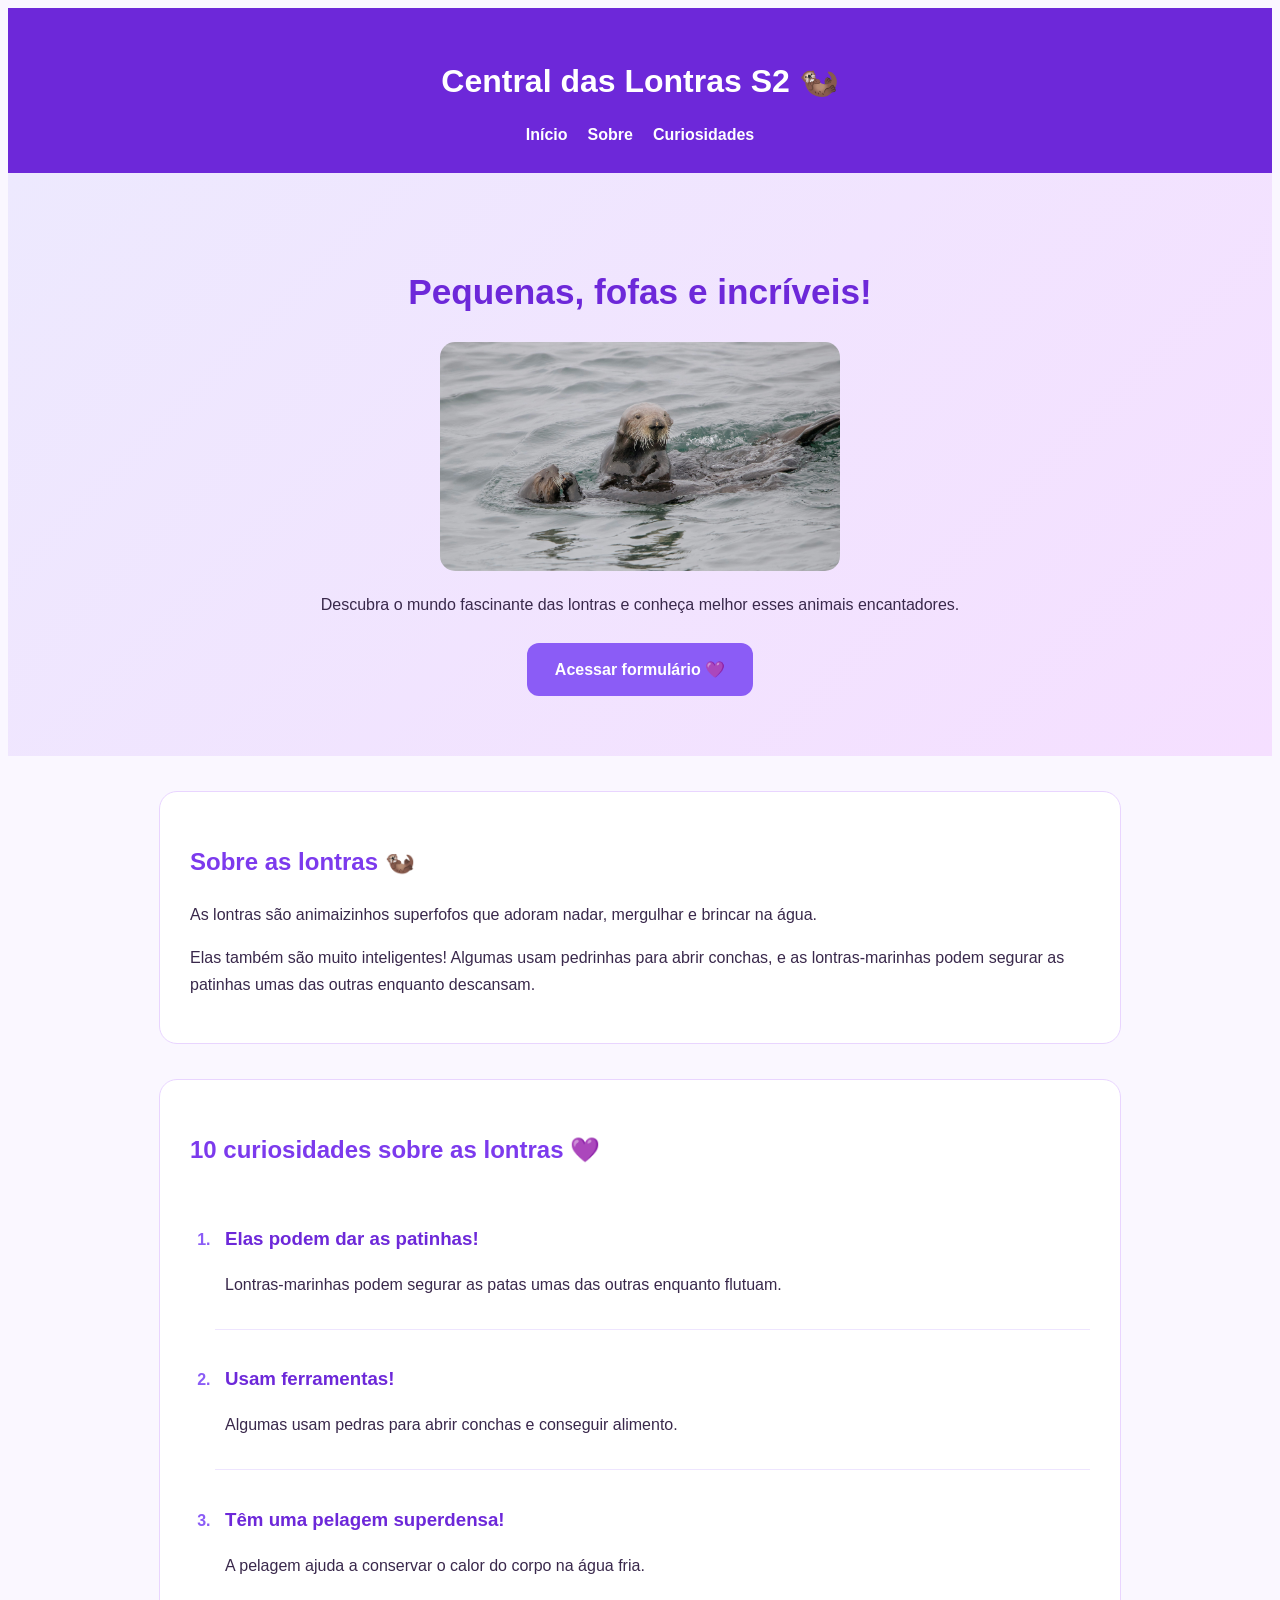
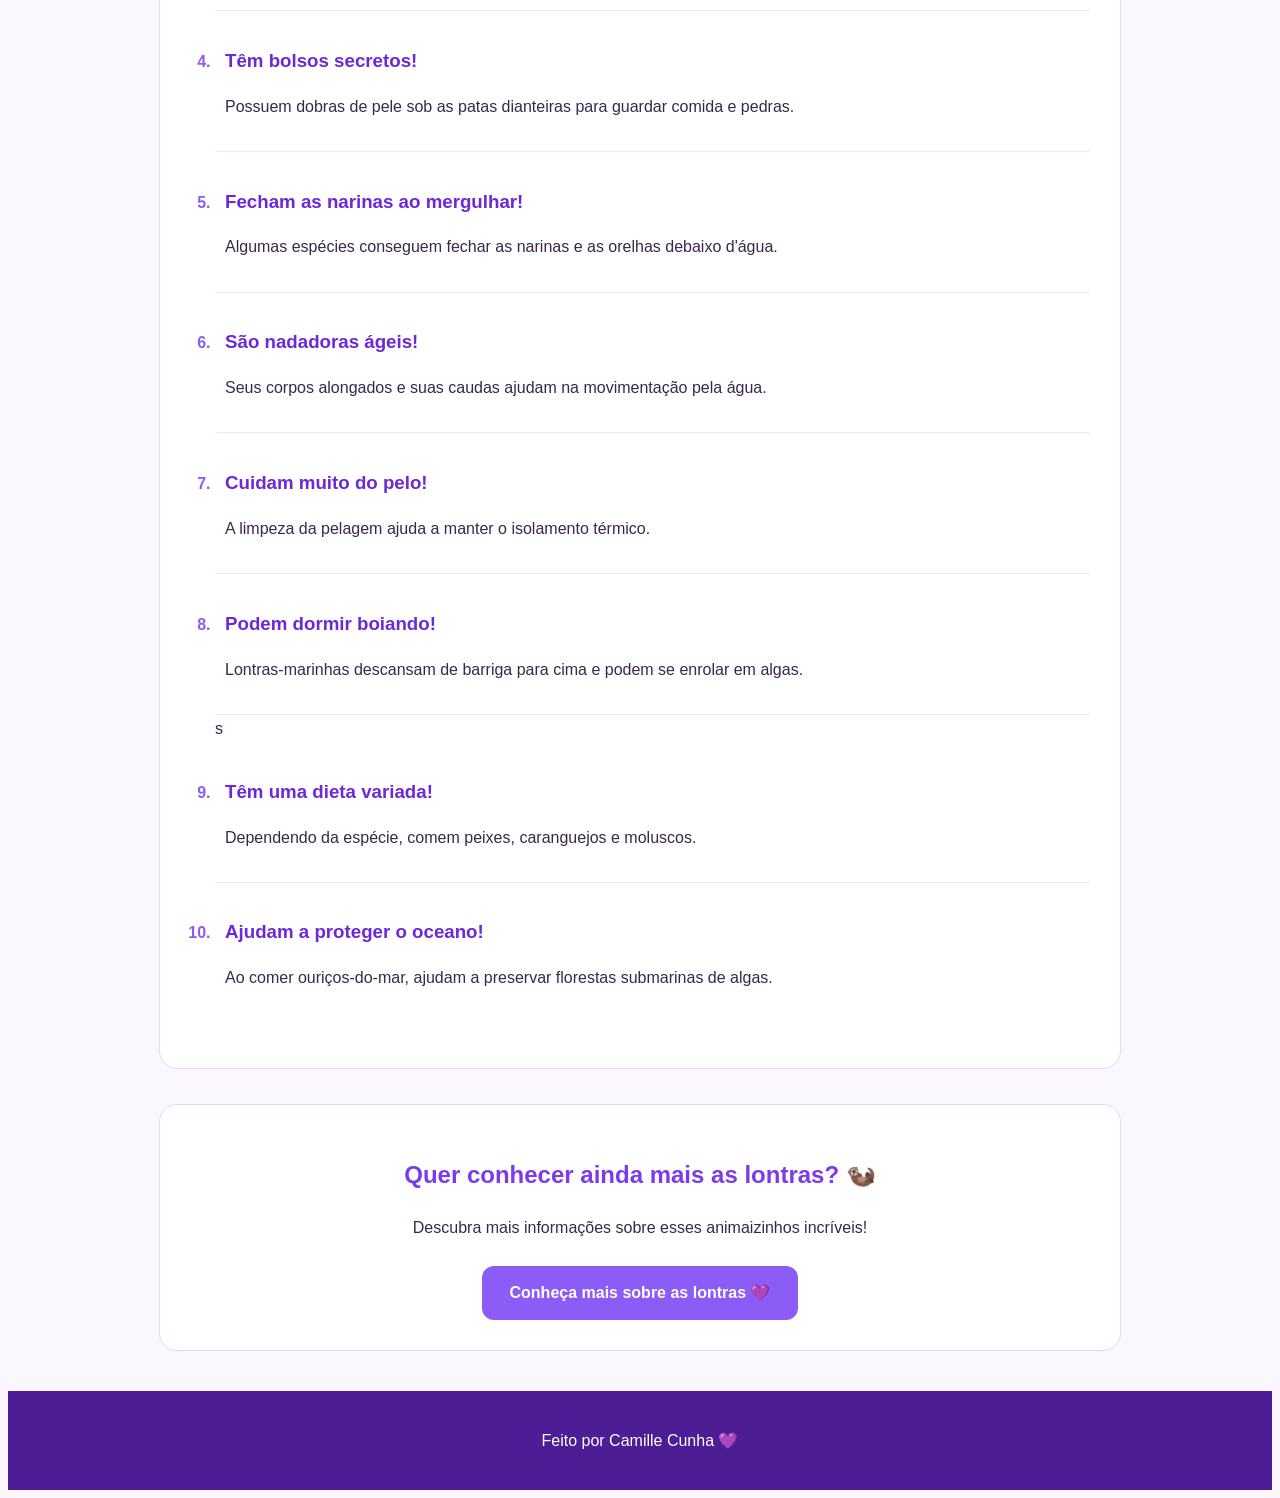
<file: index.html>
<!DOCTYPE html>
<html lang="pt-BR">
<head>
    <meta charset="UTF-8">
    <meta name="viewport" content="width=device-width, initial-scale=1.0">
    <title>Central das Lontras 🦦</title>
    <link rel="stylesheet" href="style.css">
</head>
<body>
    <header>
        <h1>Central das Lontras S2 🦦</h1>
        <nav>
            <a href="#inicio">Início</a>
            <a href="#sobre">Sobre</a>
            <a href="#curiosidades">Curiosidades</a>
        </nav>
    </header>

    <main>
        <section id="inicio" class="hero">
            <h2>Pequenas, fofas e incríveis!</h2>
            <img src="lontra_fofa.jpg" alt="Uma lontra fofinha" class="imagem-lontra">
            <p>Descubra o mundo fascinante das lontras e conheça melhor esses animais encantadores.</p>
            <a href="formulario.html" class="botao">Acessar formulário 💜</a>
        </section>

        <section id="sobre" class="sobre">
            <h2>Sobre as lontras 🦦</h2>
            <p>As lontras são animaizinhos superfofos que adoram nadar, mergulhar e brincar na água.</p>
            <p>Elas também são muito inteligentes! Algumas usam pedrinhas para abrir conchas, e as lontras-marinhas podem segurar as patinhas umas das outras enquanto descansam.</p>
        </section>

        <section id="curiosidades" class="curiosidades">
            <h2>10 curiosidades sobre as lontras 💜</h2>
            <ol>
                <li>
                    <h3>Elas podem dar as patinhas!</h3>
                    <p>Lontras-marinhas podem segurar as patas umas das outras enquanto flutuam.</p>
                </li>
                <li>
                    <h3>Usam ferramentas!</h3>
                    <p>Algumas usam pedras para abrir conchas e conseguir alimento.</p>
                </li>
                <li>
                    <h3>Têm uma pelagem superdensa!</h3>
                    <p>A pelagem ajuda a conservar o calor do corpo na água fria.</p>
                </li>
                <li>
                    <h3>Têm bolsos secretos!</h3>
                    <p>Possuem dobras de pele sob as patas dianteiras para guardar comida e pedras.</p>
                </li>
                <li>
                    <h3>Fecham as narinas ao mergulhar!</h3>
                    <p>Algumas espécies conseguem fechar as narinas e as orelhas debaixo d'água.</p>
                </li>
                <li>
                    <h3>São nadadoras ágeis!</h3>
                    <p>Seus corpos alongados e suas caudas ajudam na movimentação pela água.</p>
                </li>
                <li>
                    <h3>Cuidam muito do pelo!</h3>
                    <p>A limpeza da pelagem ajuda a manter o isolamento térmico.</p>
                </li>
                <li>
                    <h3>Podem dormir boiando!</h3>
                    <p>Lontras-marinhas descansam de barriga para cima e podem se enrolar em algas.</p>
                </li>s
                <li>
                    <h3>Têm uma dieta variada!</h3>
                    <p>Dependendo da espécie, comem peixes, caranguejos e moluscos.</p>
                </li>
                <li>
                    <h3>Ajudam a proteger o oceano!</h3>
                    <p>Ao comer ouriços-do-mar, ajudam a preservar florestas submarinas de algas.</p>
                </li>
            </ol>
        </section>

        <section class="saiba-mais">
            <h2>Quer conhecer ainda mais as lontras? 🦦</h2>
            <p>Descubra mais informações sobre esses animaizinhos incríveis!</p>
            <a href="https://pt.wikipedia.org/wiki/Lutrinae" target="_blank" rel="noopener noreferrer" class="botao">Conheça mais sobre as lontras 💜</a>
        </section>
    </main>

    <footer>
        <p>Feito por Camille Cunha 💜</p>
    </footer>
</body>
</html>
</file>
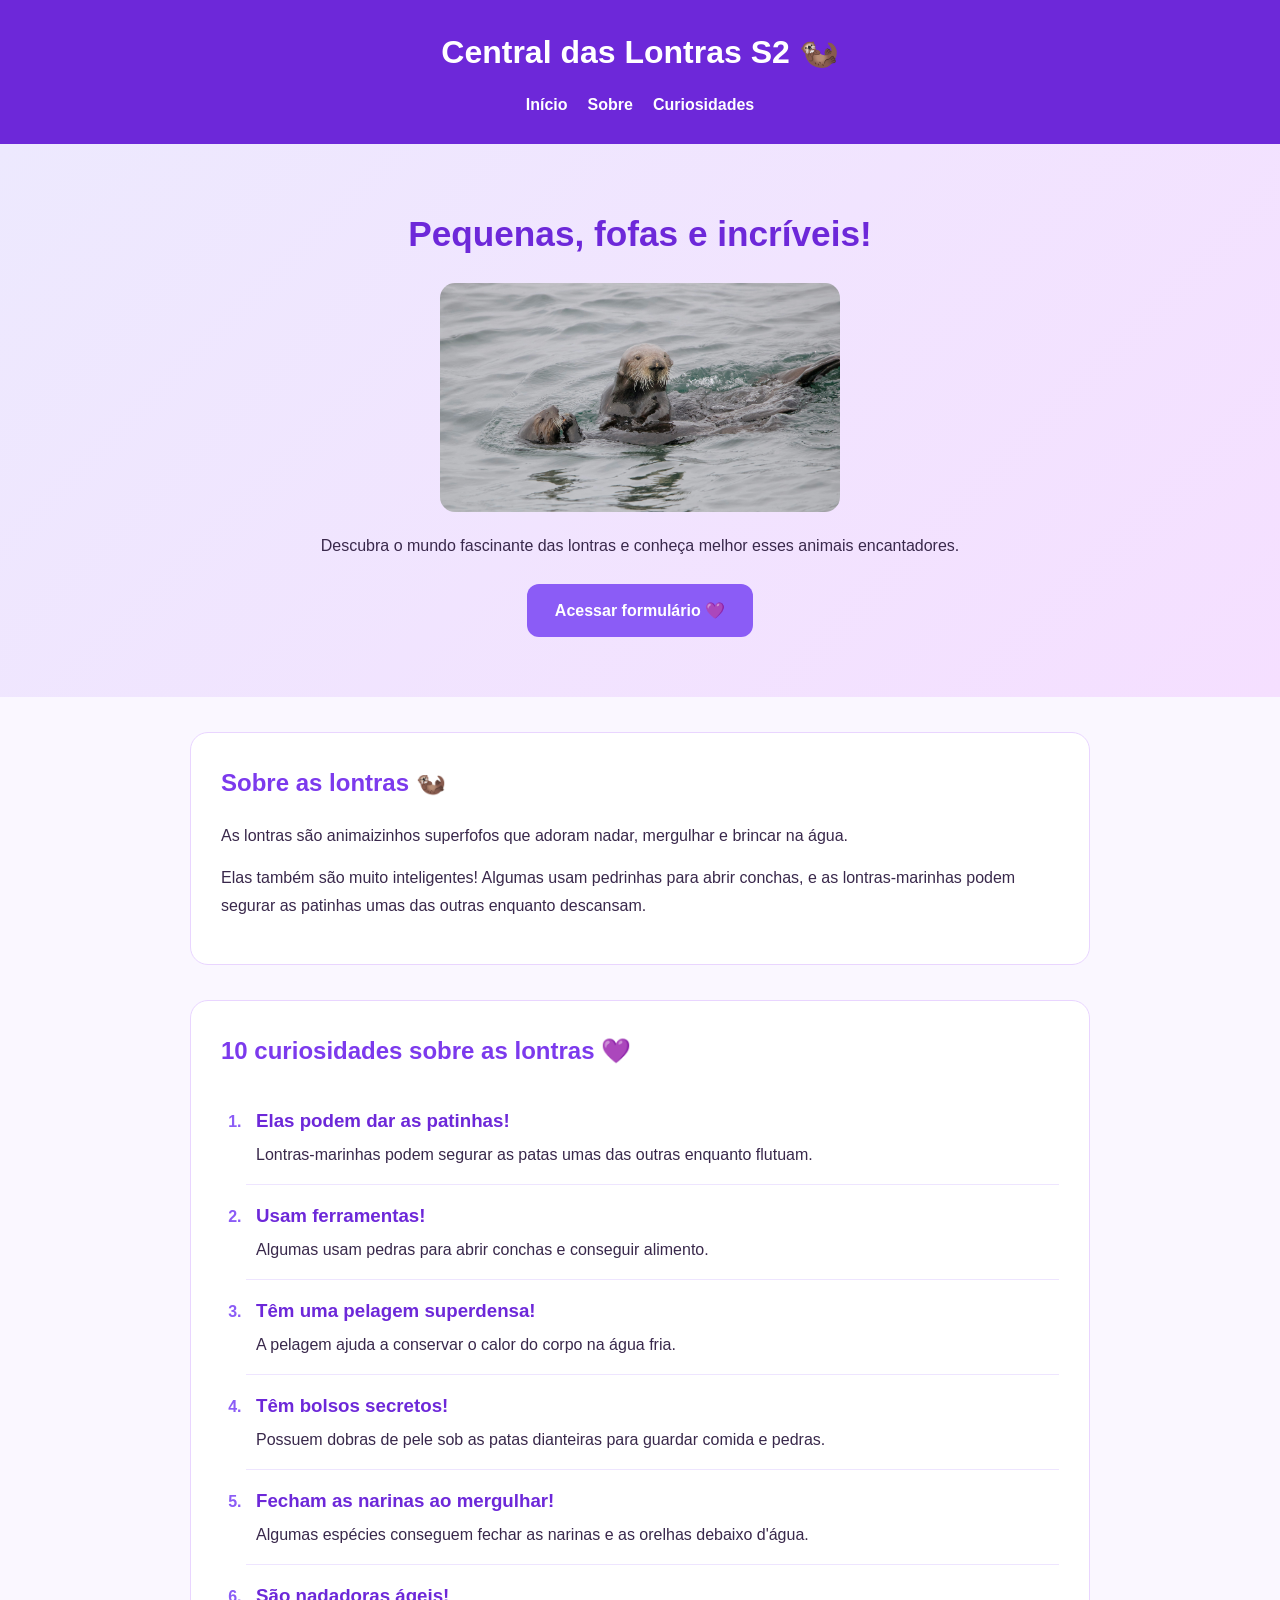
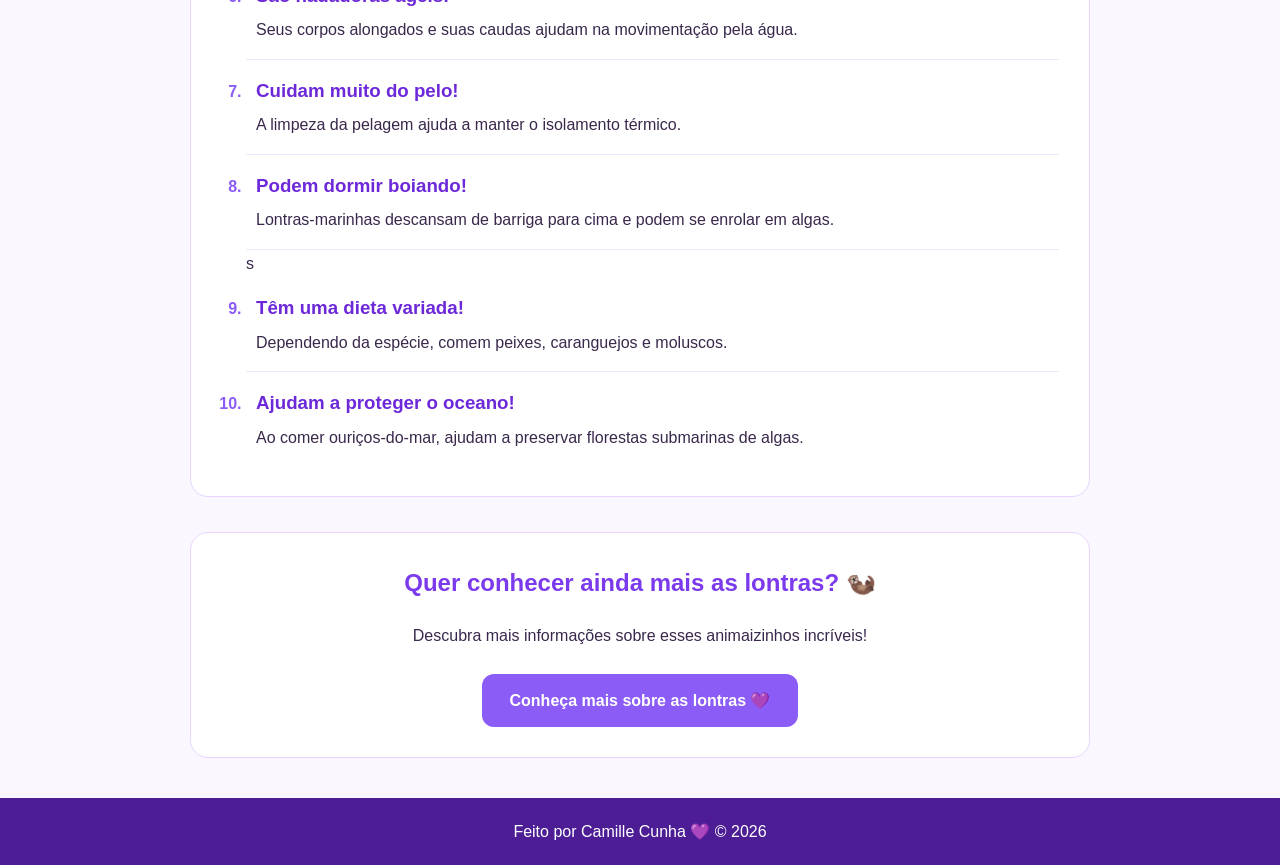
<file: html3/index.html>
<!DOCTYPE html>
<html lang="pt-BR">
<head>
    <meta charset="UTF-8">
    <meta name="viewport" content="width=device-width, initial-scale=1.0">
    <title>Central das Lontras 🦦</title>
    <link rel="stylesheet" href="style.css">
</head>
<body>
    <header>
        <h1>Central das Lontras S2 🦦</h1>
        <nav>
            <a href="#inicio">Início</a>
            <a href="#sobre">Sobre</a>
            <a href="#curiosidades">Curiosidades</a>
        </nav>
    </header>

    <main>
        <section id="inicio" class="hero">
            <h2>Pequenas, fofas e incríveis!</h2>
            <img src="lontra_fofa.jpg" alt="Uma lontra fofinha" class="imagem-lontra">
            <p>Descubra o mundo fascinante das lontras e conheça melhor esses animais encantadores.</p>
            <a href="formulario.html" class="botao">Acessar formulário 💜</a>
        </section>

        <section id="sobre" class="sobre">
            <h2>Sobre as lontras 🦦</h2>
            <p>As lontras são animaizinhos superfofos que adoram nadar, mergulhar e brincar na água.</p>
            <p>Elas também são muito inteligentes! Algumas usam pedrinhas para abrir conchas, e as lontras-marinhas podem segurar as patinhas umas das outras enquanto descansam.</p>
        </section>

        <section id="curiosidades" class="curiosidades">
            <h2>10 curiosidades sobre as lontras 💜</h2>
            <ol>
                <li>
                    <h3>Elas podem dar as patinhas!</h3>
                    <p>Lontras-marinhas podem segurar as patas umas das outras enquanto flutuam.</p>
                </li>
                <li>
                    <h3>Usam ferramentas!</h3>
                    <p>Algumas usam pedras para abrir conchas e conseguir alimento.</p>
                </li>
                <li>
                    <h3>Têm uma pelagem superdensa!</h3>
                    <p>A pelagem ajuda a conservar o calor do corpo na água fria.</p>
                </li>
                <li>
                    <h3>Têm bolsos secretos!</h3>
                    <p>Possuem dobras de pele sob as patas dianteiras para guardar comida e pedras.</p>
                </li>
                <li>
                    <h3>Fecham as narinas ao mergulhar!</h3>
                    <p>Algumas espécies conseguem fechar as narinas e as orelhas debaixo d'água.</p>
                </li>
                <li>
                    <h3>São nadadoras ágeis!</h3>
                    <p>Seus corpos alongados e suas caudas ajudam na movimentação pela água.</p>
                </li>
                <li>
                    <h3>Cuidam muito do pelo!</h3>
                    <p>A limpeza da pelagem ajuda a manter o isolamento térmico.</p>
                </li>
                <li>
                    <h3>Podem dormir boiando!</h3>
                    <p>Lontras-marinhas descansam de barriga para cima e podem se enrolar em algas.</p>
                </li>s
                <li>
                    <h3>Têm uma dieta variada!</h3>
                    <p>Dependendo da espécie, comem peixes, caranguejos e moluscos.</p>
                </li>
                <li>
                    <h3>Ajudam a proteger o oceano!</h3>
                    <p>Ao comer ouriços-do-mar, ajudam a preservar florestas submarinas de algas.</p>
                </li>
            </ol>
        </section>

        <section class="saiba-mais">
            <h2>Quer conhecer ainda mais as lontras? 🦦</h2>
            <p>Descubra mais informações sobre esses animaizinhos incríveis!</p>
            <a href="https://pt.wikipedia.org/wiki/Lutrinae" target="_blank" rel="noopener noreferrer" class="botao">Conheça mais sobre as lontras 💜</a>
        </section>
    </main>

    <footer>
        <p>Feito por Camille Cunha 💜 © 2026</p>
    </footer>
</body>
</html>
</file>
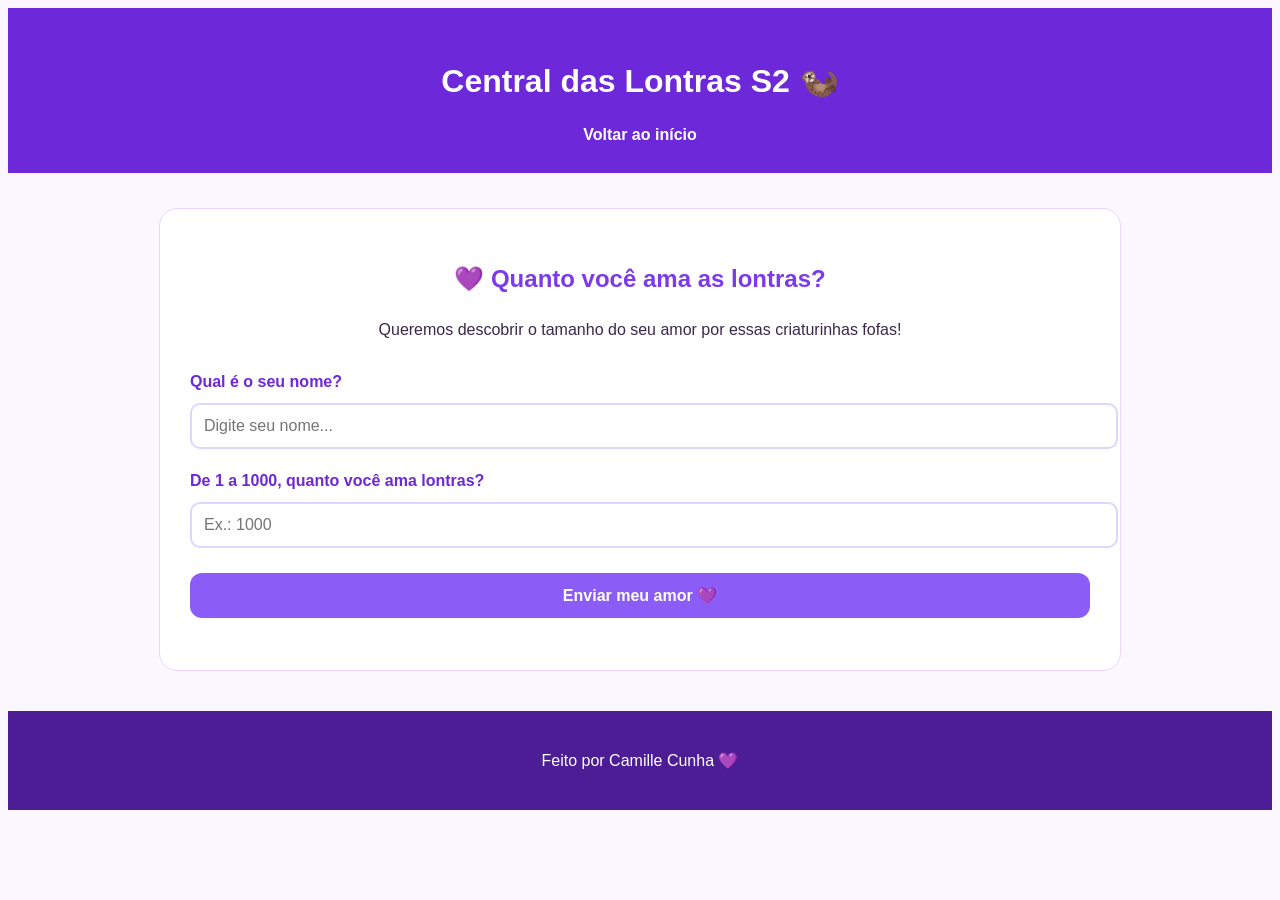
<file: formulario.html>
<!DOCTYPE html>
<html lang="pt-BR">
<head>
    <meta charset="UTF-8">
    <meta name="viewport" content="width=device-width, initial-scale=1.0">
    <title>Quanto você ama lontras? 🦦</title>
    <link rel="stylesheet" href="style.css">
</head>
<body>
    <header>
        <h1>Central das Lontras S2 🦦</h1>
        <nav>
            <a href="index.html">Voltar ao início</a>
        </nav>
    </header>

    <main>
        <section class="formulario">
            <h2>💜 Quanto você ama as lontras?</h2>
            <p>Queremos descobrir o tamanho do seu amor por essas criaturinhas fofas!</p>

            <form id="formulario">
                <label for="nome">Qual é o seu nome?</label>
                <input type="text" id="nome" name="nome" placeholder="Digite seu nome..." required>

                <label for="amor">De 1 a 1000, quanto você ama lontras?</label>
                <input type="number" id="amor" name="amor" min="1" max="1000" step="1" placeholder="Ex.: 1000" required>

                <button type="submit" class="botao">Enviar meu amor 💜</button>
            </form>

            <div id="resultado" aria-live="polite"></div>
        </section>
    </main>

    <footer>
        <p>Feito por Camille Cunha 💜 </p>
    </footer>

    <script>
        const formulario = document.getElementById("formulario");
        const resultado = document.getElementById("resultado");

        formulario.addEventListener("submit", function(event) {
            event.preventDefault();

            const nome = document.getElementById("nome").value.trim();
            const amor = Number(document.getElementById("amor").value);
            let mensagem;

            if (!nome || !Number.isInteger(amor) || amor < 1 || amor > 1000) {
                resultado.textContent = "Digite seu nome e um número inteiro de 1 a 1000.";
                return;
            }

            if (amor <= 200) {
                mensagem = "Você gosta um pouquinho das lontras! 🦦";
            } else if (amor <= 500) {
                mensagem = "Você gosta bastante das lontrinhas! 💜";
            } else if (amor <= 800) {
                mensagem = "Você é fã oficial das lontras! ✨";
            } else if (amor < 1000) {
                mensagem = "SEU AMOR POR LONTRAS É GIGANTE! 😭💜";
            } else {
                mensagem = "AMOR MÁXIMO! VOCÊ É UMA LENDA DAS LONTRAS! 👑🦦💜";
            }

            resultado.textContent = `Aaaah, ${nome}! Você deu ${amor}/1000! ${mensagem}`;
        });
    </script>
</body>
    <!-- Utilizei a IA para fazer o formulário, para que ele respondesse conforme a informação dada pelo usuário. -->
</html>
</file>
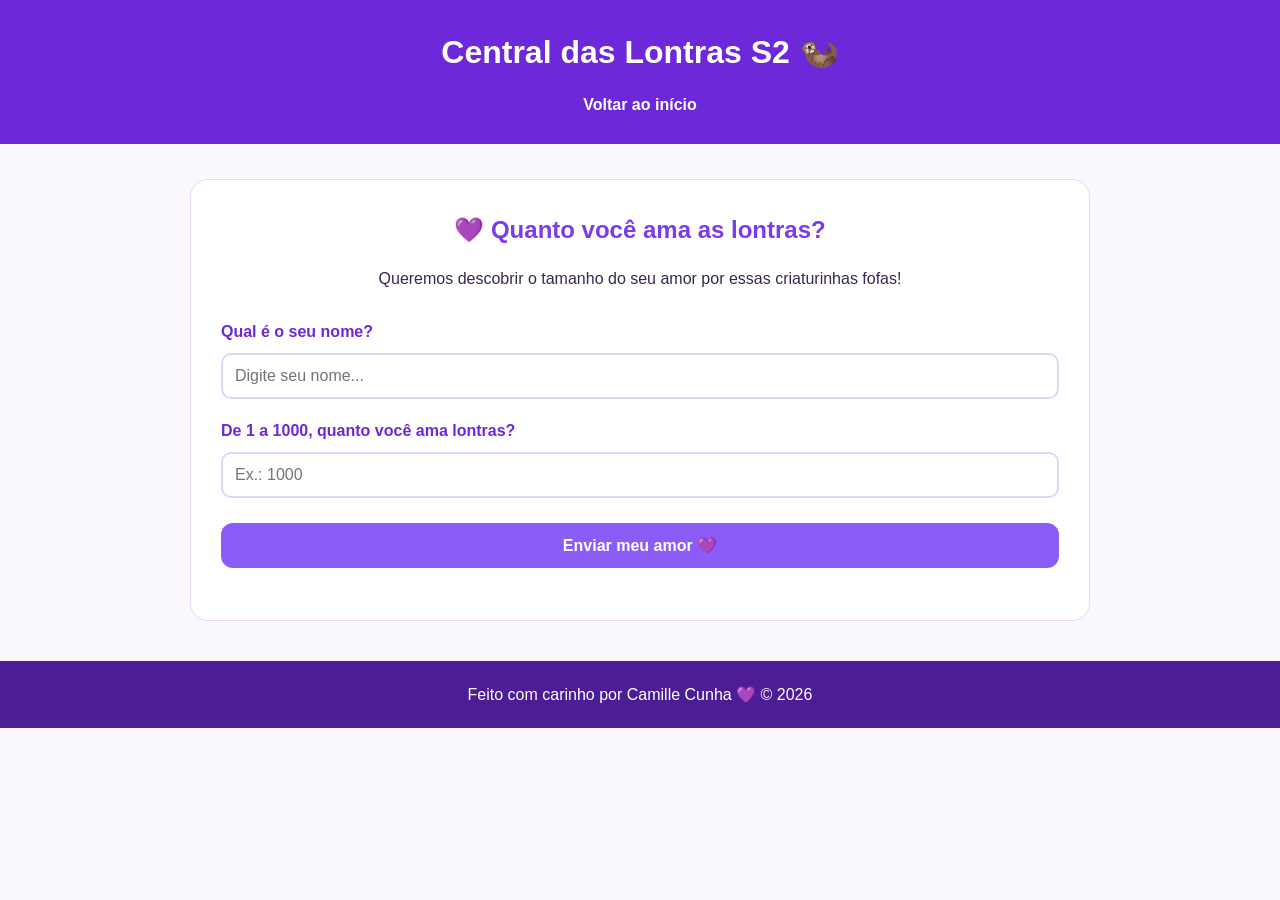
<file: html3/formulario.html>
<!DOCTYPE html>
<html lang="pt-BR">
<head>
    <meta charset="UTF-8">
    <meta name="viewport" content="width=device-width, initial-scale=1.0">
    <title>Quanto você ama lontras? 🦦</title>
    <link rel="stylesheet" href="style.css">
</head>
<body>
    <header>
        <h1>Central das Lontras S2 🦦</h1>
        <nav>
            <a href="index.html">Voltar ao início</a>
        </nav>
    </header>

    <main>
        <section class="formulario">
            <h2>💜 Quanto você ama as lontras?</h2>
            <p>Queremos descobrir o tamanho do seu amor por essas criaturinhas fofas!</p>

            <form id="formulario">
                <label for="nome">Qual é o seu nome?</label>
                <input type="text" id="nome" name="nome" placeholder="Digite seu nome..." required>

                <label for="amor">De 1 a 1000, quanto você ama lontras?</label>
                <input type="number" id="amor" name="amor" min="1" max="1000" step="1" placeholder="Ex.: 1000" required>

                <button type="submit" class="botao">Enviar meu amor 💜</button>
            </form>

            <div id="resultado" aria-live="polite"></div>
        </section>
    </main>

    <footer>
        <p>Feito com carinho por Camille Cunha 💜 © 2026</p>
    </footer>

    <script>
        const formulario = document.getElementById("formulario");
        const resultado = document.getElementById("resultado");

        formulario.addEventListener("submit", function(event) {
            event.preventDefault();

            const nome = document.getElementById("nome").value.trim();
            const amor = Number(document.getElementById("amor").value);
            let mensagem;

            if (!nome || !Number.isInteger(amor) || amor < 1 || amor > 1000) {
                resultado.textContent = "Digite seu nome e um número inteiro de 1 a 1000.";
                return;
            }

            if (amor <= 200) {
                mensagem = "Você gosta um pouquinho das lontras! 🦦";
            } else if (amor <= 500) {
                mensagem = "Você gosta bastante das lontrinhas! 💜";
            } else if (amor <= 800) {
                mensagem = "Você é fã oficial das lontras! ✨";
            } else if (amor < 1000) {
                mensagem = "SEU AMOR POR LONTRAS É GIGANTE! 😭💜";
            } else {
                mensagem = "AMOR MÁXIMO! VOCÊ É UMA LENDA DAS LONTRAS! 👑🦦💜";
            }

            resultado.textContent = `Aaaah, ${nome}! Você deu ${amor}/1000! ${mensagem}`;
        });
    </script>
</body>
</html>
</file>
<file: style.css>
<!-- Utilizei a IA para organizar meu CSS, principalmente para ajustar a imagem, o cabeçalho e os botões-->
* {
    margin: 0;
    padding: 0;
    box-sizing: border-box;
}

html {
    scroll-behavior: smooth;
}

body {
    font-family: Arial, sans-serif;
    background: #faf7ff;
    color: #39284b;
    line-height: 1.7;
}

header {
    background: #6d28d9;
    color: white;
    text-align: center;
    padding: 25px 15px;
}

header h1 {
    margin-bottom: 12px;
}

nav {
    display: flex;
    justify-content: center;
    flex-wrap: wrap;
    gap: 20px;
}

nav a {
    color: white;
    text-decoration: none;
    font-weight: bold;
}

nav a:hover {
    color: #e9d5ff;
}

.hero {
    text-align: center;
    padding: 60px 20px;
    background: linear-gradient(135deg, #ede9fe, #f5dfff);
}

.hero h2 {
    color: #6d28d9;
    font-size: 2.2rem;
    margin-bottom: 15px;
}

.hero p {
    margin-bottom: 25px;
}

.imagem-lontra {
    display: block;
    width: 100%;
    max-width: 400px;
    height: auto;
    margin: 20px auto;
    border-radius: 15px;
}

.botao {
    display: inline-block;
    background: #8b5cf6;
    color: white;
    padding: 13px 28px;
    border-radius: 12px;
    text-decoration: none;
    font-weight: bold;
    transition: 0.3s;
}

.botao:hover {
    background: #6d28d9;
    transform: translateY(-3px);
}

section:not(.hero) {
    max-width: 900px;
    width: calc(100% - 32px);
    margin: 35px auto;
    padding: 30px;
    background: white;
    border: 1px solid #e9d5ff;
    border-radius: 18px;
}

section h2 {
    color: #7c3aed;
    margin-bottom: 18px;
}

.sobre p {
    margin-bottom: 15px;
}

.curiosidades ol {
    padding-left: 25px;
}

.curiosidades li {
    padding: 15px 10px;
    border-bottom: 1px solid #eee5ff;
}

.curiosidades li:last-child {
    border-bottom: none;
}

.curiosidades li::marker {
    color: #8b5cf6;
    font-weight: bold;
}

.curiosidades h3 {
    color: #6d28d9;
    margin-bottom: 5px;
}

.saiba-mais {
    text-align: center;
    padding: 35px 20px;
    background: #ede9fe;
    border-radius: 18px;
}

.saiba-mais p {
    margin-bottom: 25px;
}

footer {
    background: #4c1d95;
    color: white;
    text-align: center;
    padding: 20px;
    margin-top: 40px;
}

.formulario {
    max-width: 600px;
    width: calc(100% - 32px);
    margin: 50px auto;
    padding: 30px;
    background: white;
    border: 1px solid #e9d5ff;
    border-radius: 20px;
}

.formulario h2,
.formulario p {
    text-align: center;
}

.formulario h2 {
    color: #7c3aed;
    margin-bottom: 15px;
}

.formulario p {
    margin-bottom: 25px;
}

.formulario label {
    display: block;
    margin: 18px 0 8px;
    font-weight: bold;
    color: #6d28d9;
}

.formulario input {
    display: block;
    width: 100%;
    padding: 12px;
    border: 2px solid #ddd6fe;
    border-radius: 10px;
    font-size: 16px;
}

.formulario input:focus {
    border-color: #8b5cf6;
    outline: none;
}

.formulario .botao {
    width: 100%;
    border: none;
    cursor: pointer;
    font-size: 16px;
    margin-top: 25px;
}

#resultado {
    margin-top: 22px;
    color: #6d28d9;
    font-weight: bold;
    text-align: center;
    overflow-wrap: anywhere;
}

@media (max-width: 600px) {
    header h1 {
        font-size: 1.6rem;
    }

    nav {
        gap: 12px;
    }

    .hero h2 {
        font-size: 1.8rem;
    }

    section:not(.hero),
    .formulario {
        padding: 22px;
    }
}
</file>
<file: html3/style.css>
* {
    margin: 0;
    padding: 0;
    box-sizing: border-box;
}

html {
    scroll-behavior: smooth;
}

body {
    font-family: Arial, sans-serif;
    background: #faf7ff;
    color: #39284b;
    line-height: 1.7;
}

header {
    background: #6d28d9;
    color: white;
    text-align: center;
    padding: 25px 15px;
}

header h1 {
    margin-bottom: 12px;
}

nav {
    display: flex;
    justify-content: center;
    flex-wrap: wrap;
    gap: 20px;
}

nav a {
    color: white;
    text-decoration: none;
    font-weight: bold;
}

nav a:hover {
    color: #e9d5ff;
}

.hero {
    text-align: center;
    padding: 60px 20px;
    background: linear-gradient(135deg, #ede9fe, #f5dfff);
}

.hero h2 {
    color: #6d28d9;
    font-size: 2.2rem;
    margin-bottom: 15px;
}

.hero p {
    margin-bottom: 25px;
}

.imagem-lontra {
    display: block;
    width: 100%;
    max-width: 400px;
    height: auto;
    margin: 20px auto;
    border-radius: 15px;
}

.botao {
    display: inline-block;
    background: #8b5cf6;
    color: white;
    padding: 13px 28px;
    border-radius: 12px;
    text-decoration: none;
    font-weight: bold;
    transition: 0.3s;
}

.botao:hover {
    background: #6d28d9;
    transform: translateY(-3px);
}

section:not(.hero) {
    max-width: 900px;
    width: calc(100% - 32px);
    margin: 35px auto;
    padding: 30px;
    background: white;
    border: 1px solid #e9d5ff;
    border-radius: 18px;
}

section h2 {
    color: #7c3aed;
    margin-bottom: 18px;
}

.sobre p {
    margin-bottom: 15px;
}

.curiosidades ol {
    padding-left: 25px;
}

.curiosidades li {
    padding: 15px 10px;
    border-bottom: 1px solid #eee5ff;
}

.curiosidades li:last-child {
    border-bottom: none;
}

.curiosidades li::marker {
    color: #8b5cf6;
    font-weight: bold;
}

.curiosidades h3 {
    color: #6d28d9;
    margin-bottom: 5px;
}

.saiba-mais {
    text-align: center;
    padding: 35px 20px;
    background: #ede9fe;
    border-radius: 18px;
}

.saiba-mais p {
    margin-bottom: 25px;
}

footer {
    background: #4c1d95;
    color: white;
    text-align: center;
    padding: 20px;
    margin-top: 40px;
}

.formulario {
    max-width: 600px;
    width: calc(100% - 32px);
    margin: 50px auto;
    padding: 30px;
    background: white;
    border: 1px solid #e9d5ff;
    border-radius: 20px;
}

.formulario h2,
.formulario p {
    text-align: center;
}

.formulario h2 {
    color: #7c3aed;
    margin-bottom: 15px;
}

.formulario p {
    margin-bottom: 25px;
}

.formulario label {
    display: block;
    margin: 18px 0 8px;
    font-weight: bold;
    color: #6d28d9;
}

.formulario input {
    display: block;
    width: 100%;
    padding: 12px;
    border: 2px solid #ddd6fe;
    border-radius: 10px;
    font-size: 16px;
}

.formulario input:focus {
    border-color: #8b5cf6;
    outline: none;
}

.formulario .botao {
    width: 100%;
    border: none;
    cursor: pointer;
    font-size: 16px;
    margin-top: 25px;
}

#resultado {
    margin-top: 22px;
    color: #6d28d9;
    font-weight: bold;
    text-align: center;
    overflow-wrap: anywhere;
}

@media (max-width: 600px) {
    header h1 {
        font-size: 1.6rem;
    }

    nav {
        gap: 12px;
    }

    .hero h2 {
        font-size: 1.8rem;
    }

    section:not(.hero),
    .formulario {
        padding: 22px;
    }
}
</file>
